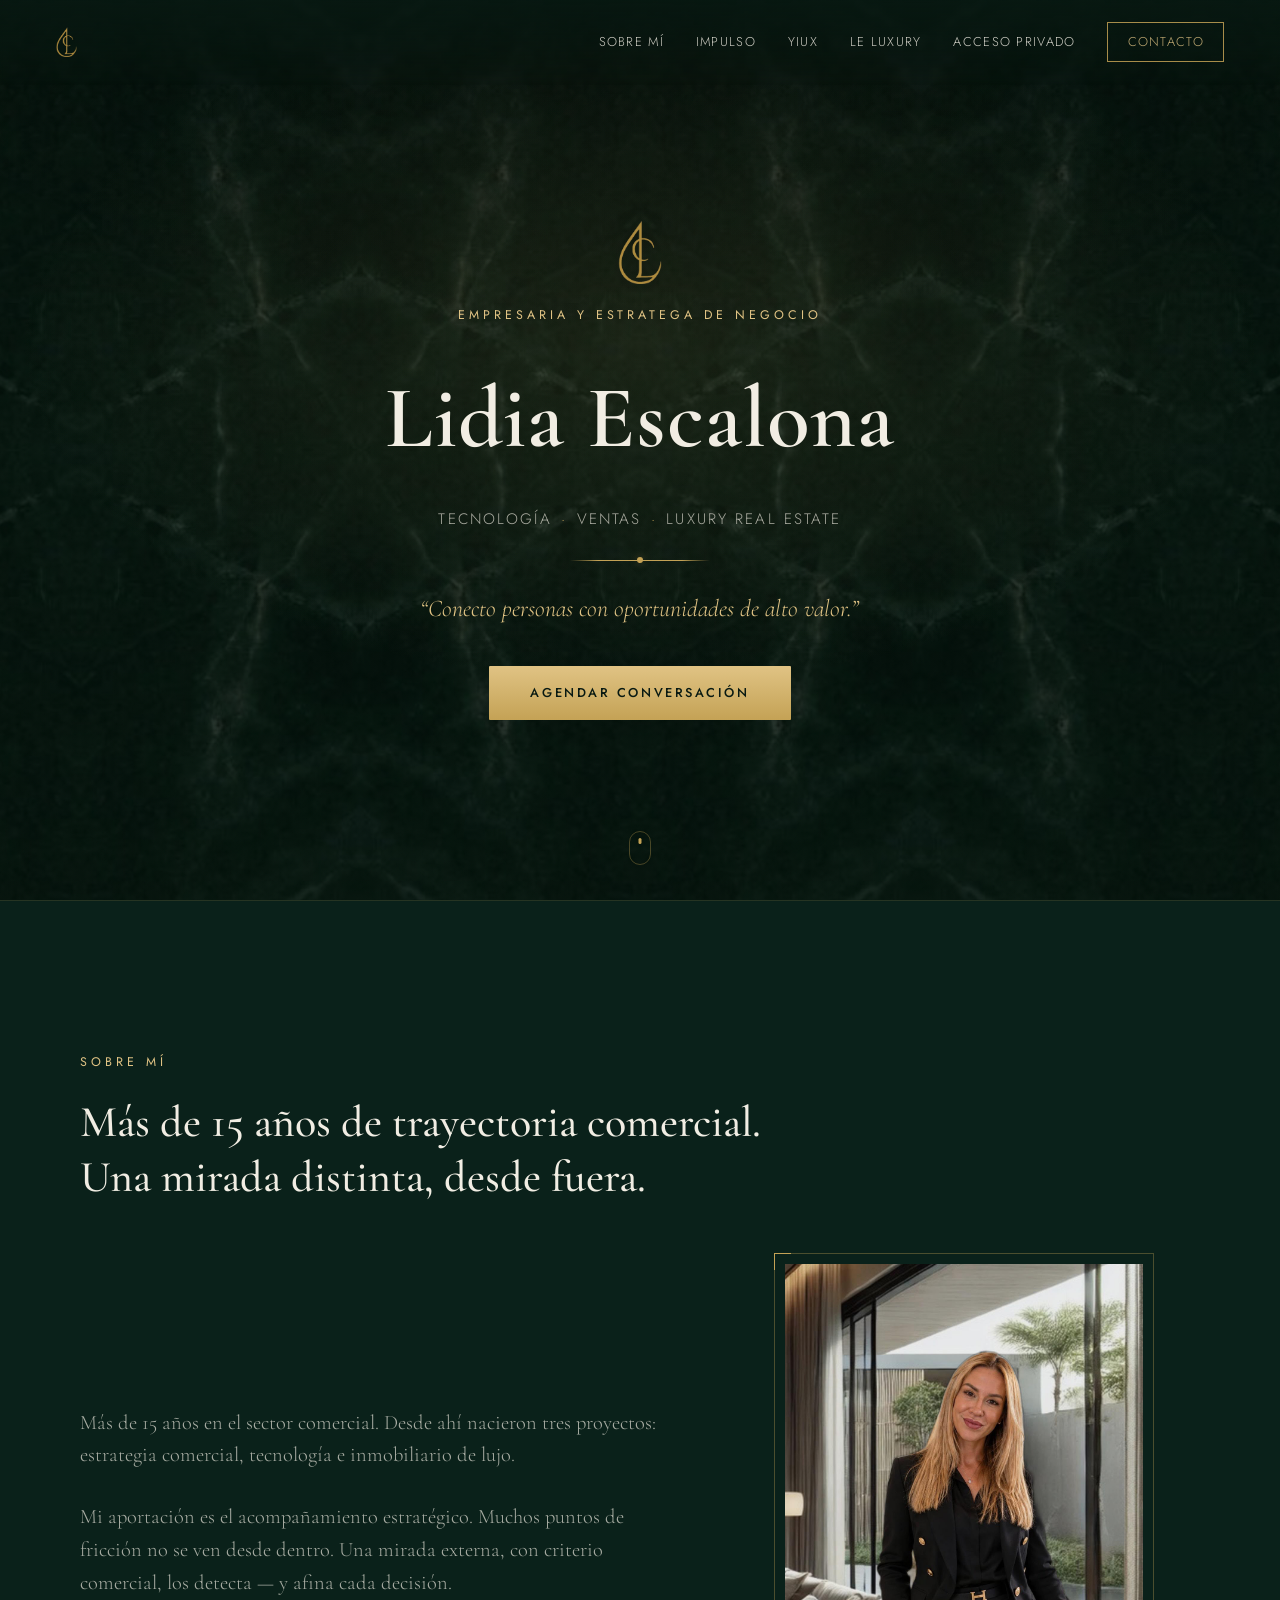
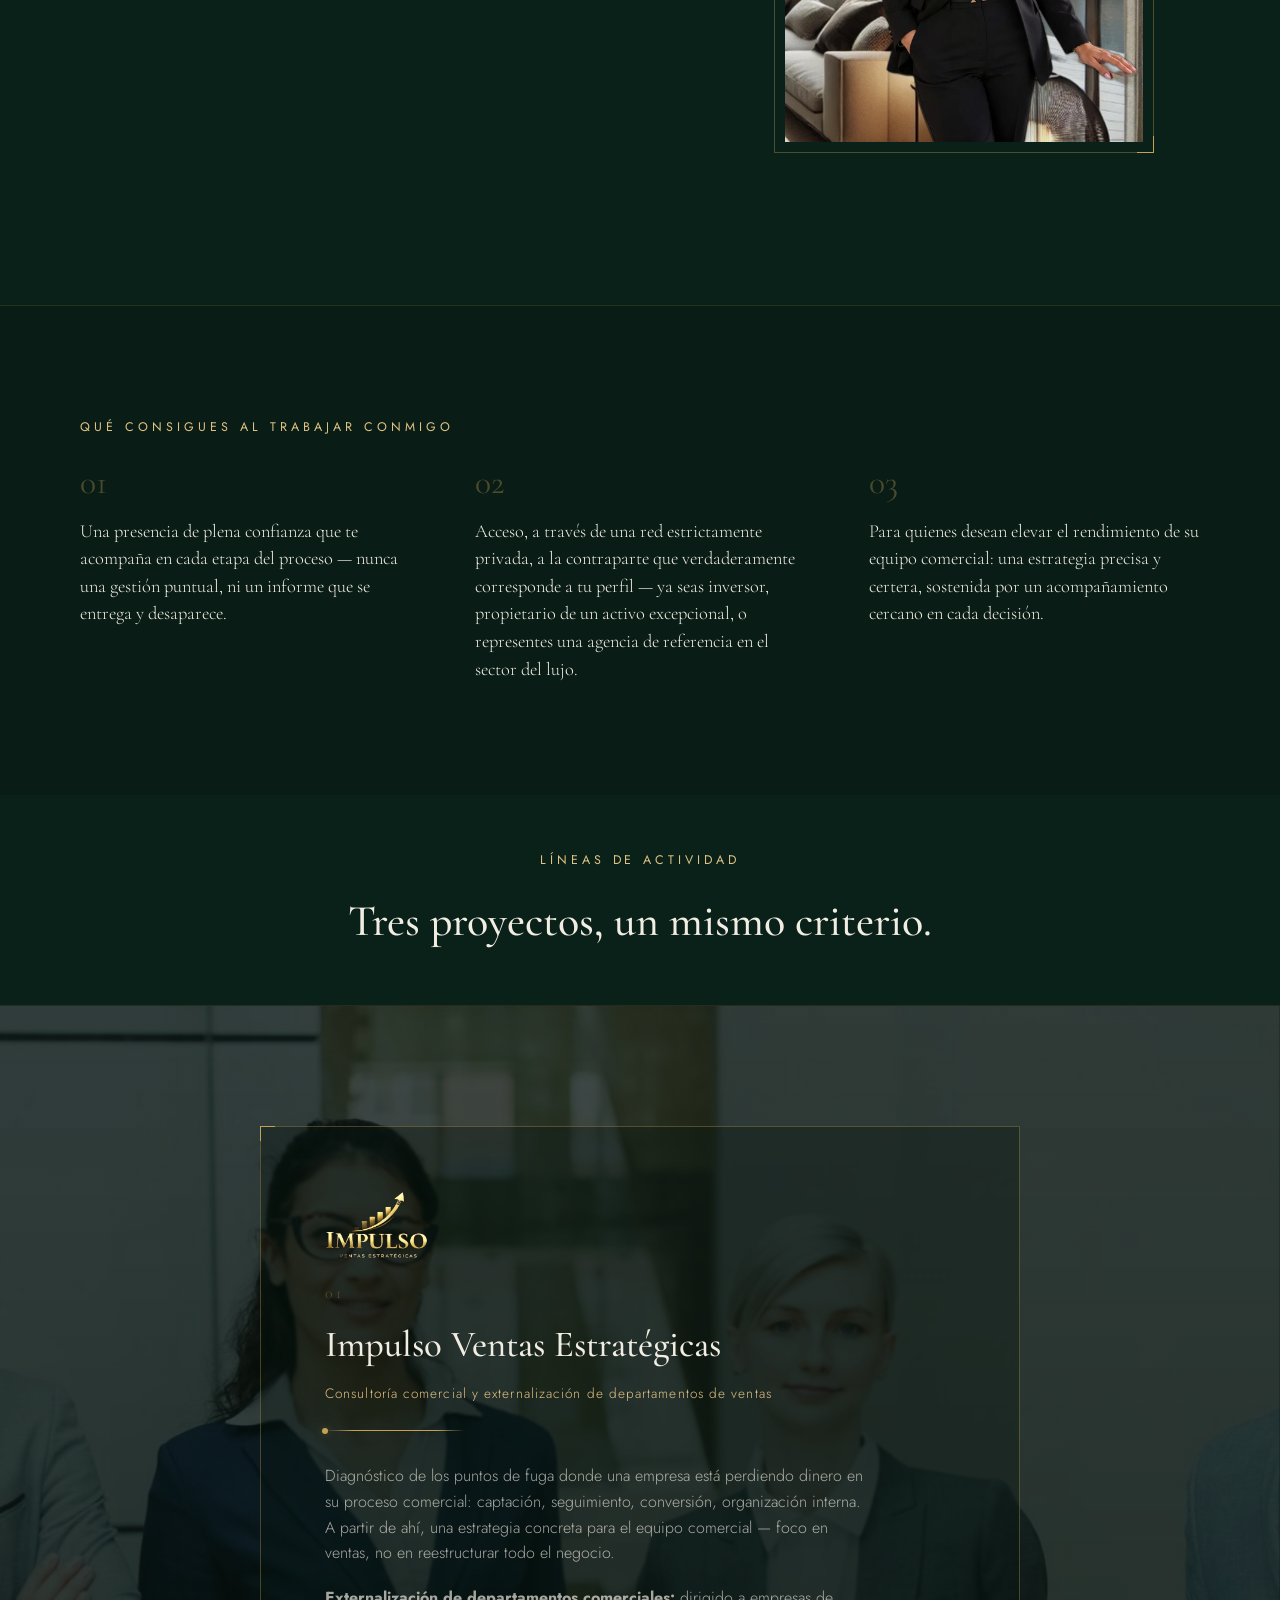
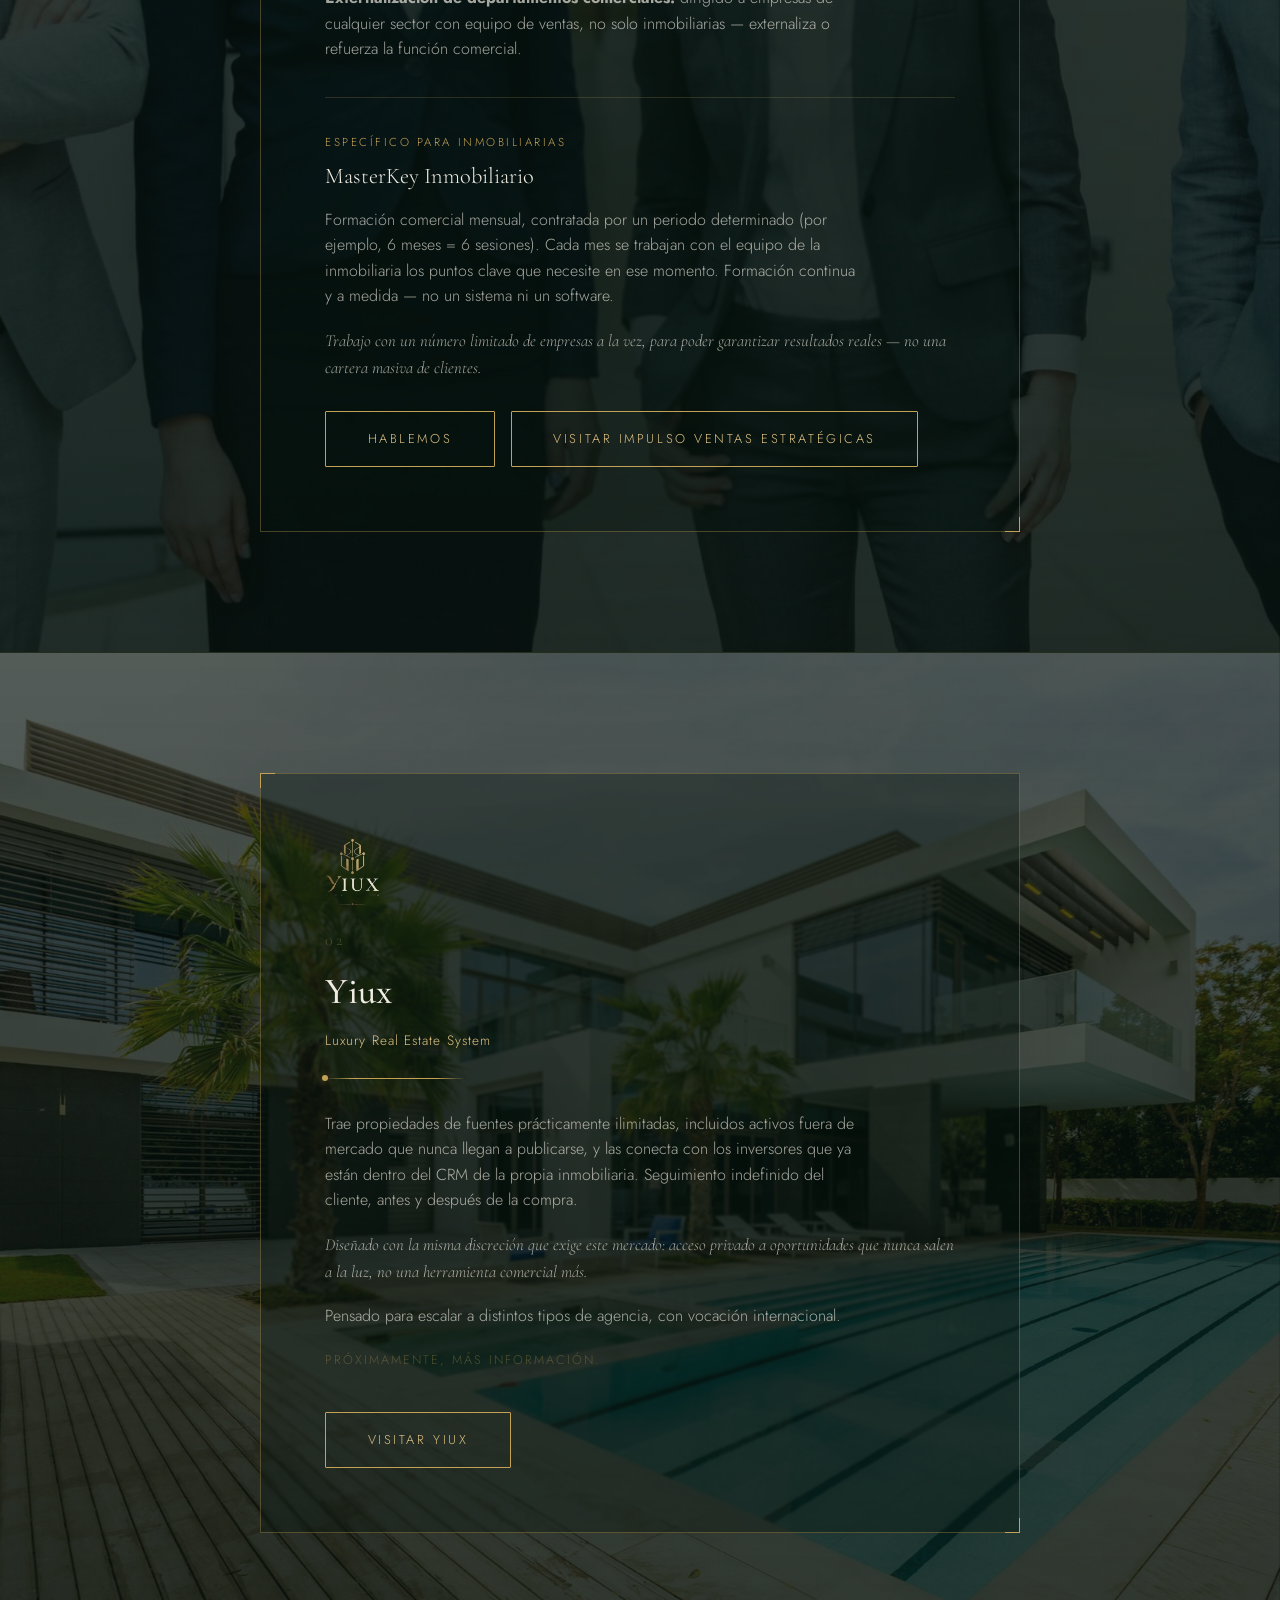
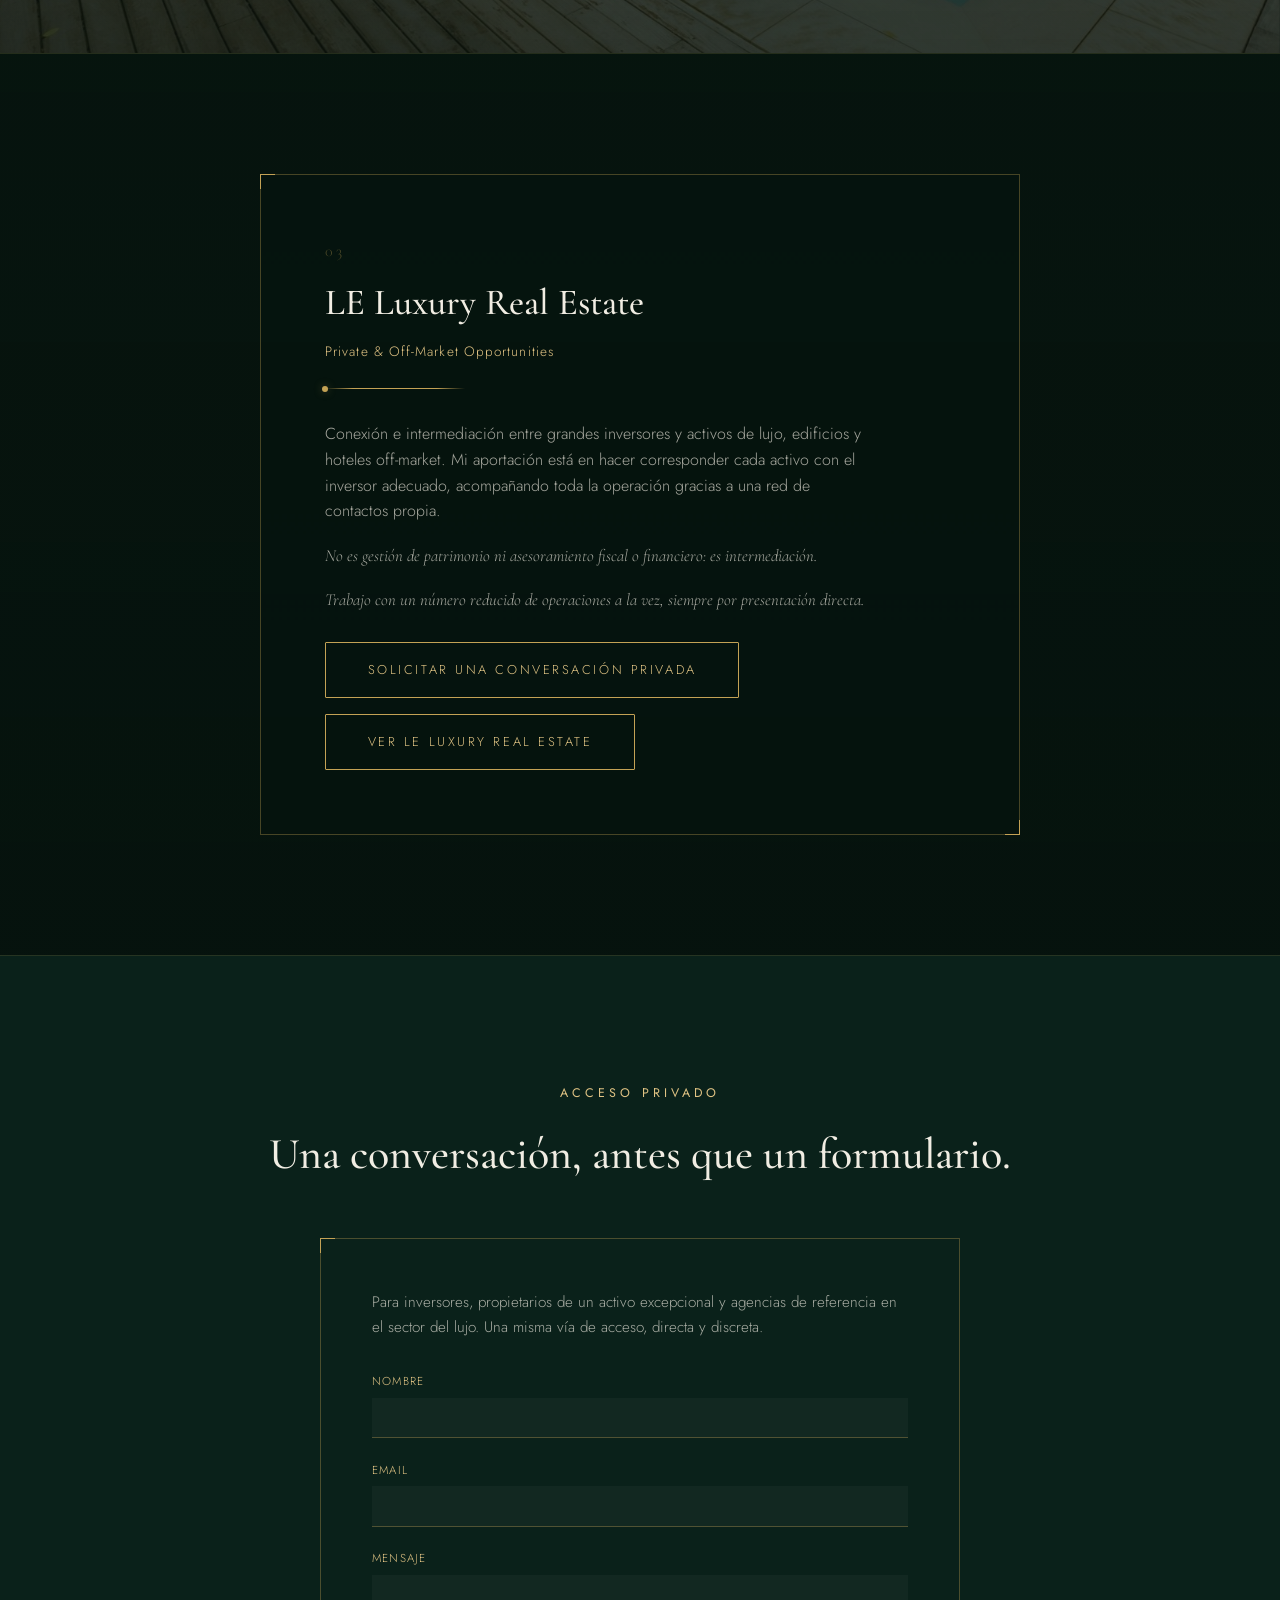
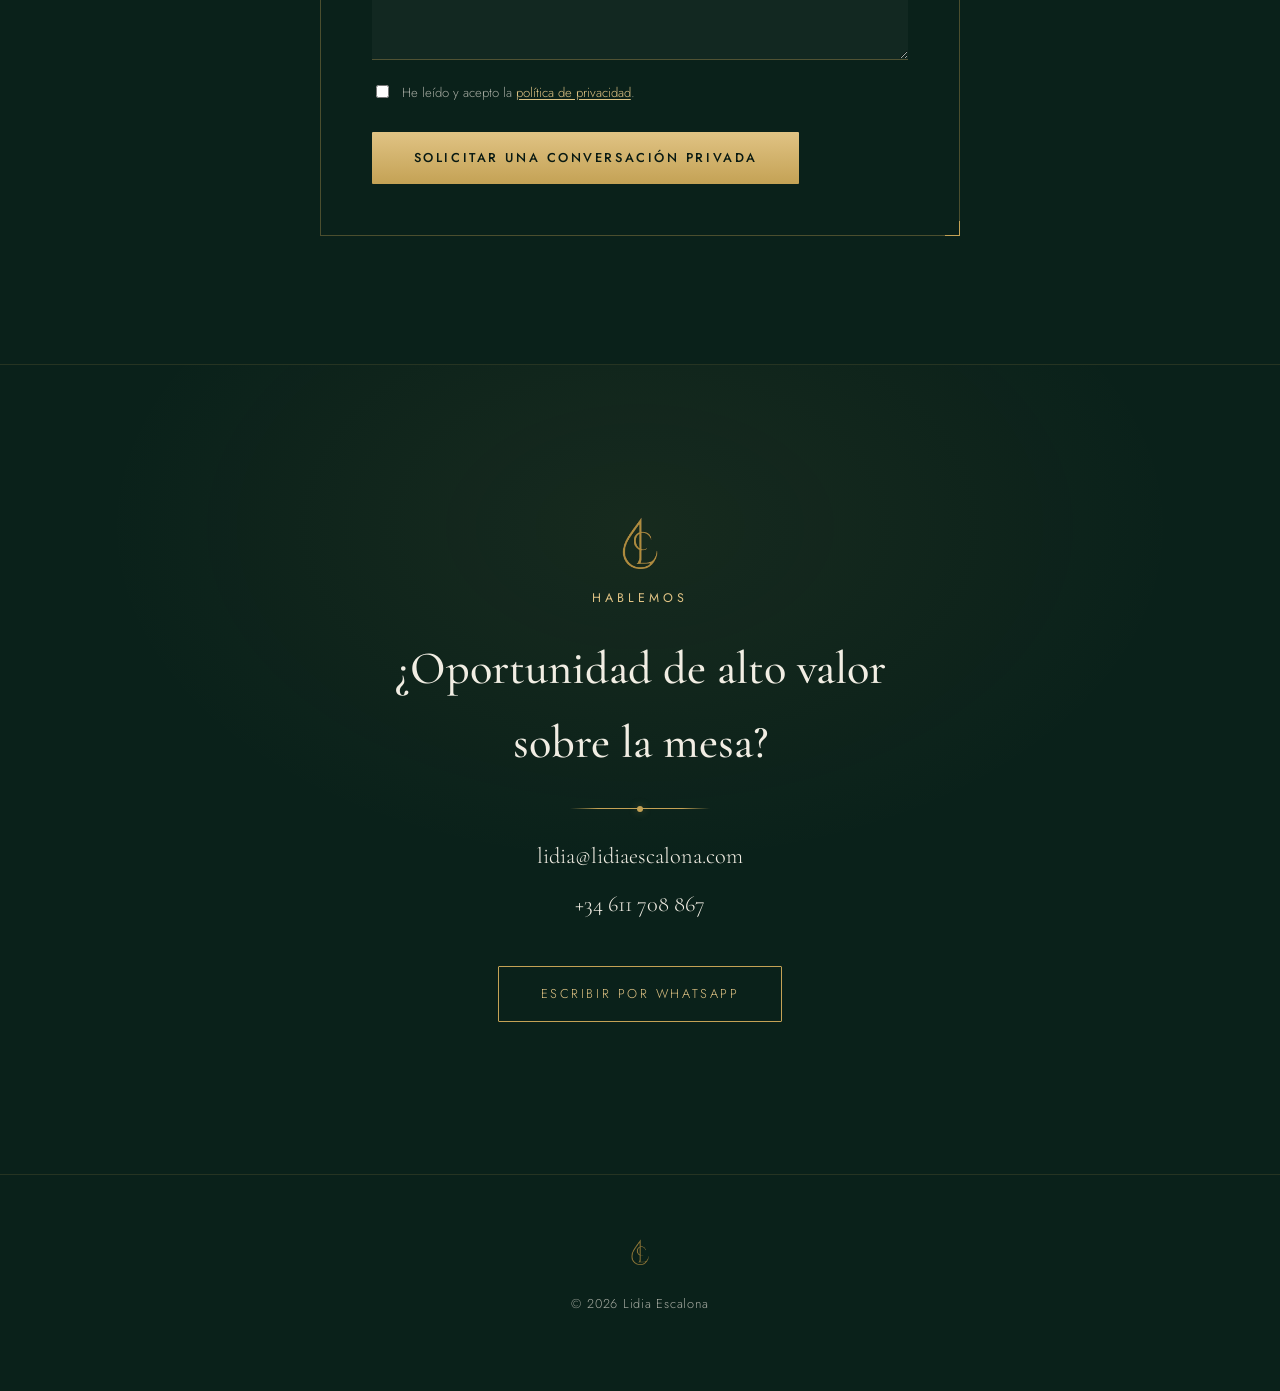
<file: index.html>
<!DOCTYPE html>
<html lang="es">
<head>
  <meta charset="UTF-8">
  <meta name="viewport" content="width=device-width, initial-scale=1.0">
  <title>Lidia Escalona | Empresaria y Estratega de Negocio</title>
  <meta name="description" content="Lidia Escalona conecta personas con oportunidades de alto valor: formación comercial para inmobiliarias, tecnología con Yiux y private real estate off-market.">
  <meta name="author" content="Lidia Escalona Gamero">
  <meta name="robots" content="index, follow">
  <meta name="theme-color" content="#0A211A">
  <meta name="mobile-web-app-capable" content="yes">
  <meta name="apple-mobile-web-app-capable" content="yes">
  <meta name="apple-mobile-web-app-status-bar-style" content="black-translucent">

  <meta property="og:type" content="website">
  <meta property="og:title" content="Lidia Escalona — Empresaria y Estratega de Negocio">
  <meta property="og:description" content="Conecto personas con oportunidades de alto valor. Tecnología · Ventas · Luxury Real Estate.">
  <meta property="og:image" content="https://lidiaescalona.com/assets/og-image.jpg">
  <meta property="og:url" content="https://lidiaescalona.com/">
  <meta property="og:locale" content="es_ES">
  <meta property="og:site_name" content="Lidia Escalona">
  <meta name="twitter:card" content="summary_large_image">
  <meta name="twitter:title" content="Lidia Escalona — Empresaria y Estratega de Negocio">
  <meta name="twitter:description" content="Conecto personas con oportunidades de alto valor. Tecnología · Ventas · Luxury Real Estate.">
  <meta name="twitter:image" content="https://lidiaescalona.com/assets/og-image.jpg">

  <link rel="icon" type="image/png" href="assets/favicon.png">
  <link rel="icon" type="image/png" sizes="192x192" href="assets/favicon-192.png">
  <link rel="apple-touch-icon" href="assets/apple-touch-icon.png">

  <link rel="preconnect" href="https://fonts.googleapis.com">
  <link rel="preconnect" href="https://fonts.gstatic.com" crossorigin>
  <link href="https://fonts.googleapis.com/css2?family=Cormorant+Garamond:wght@400;500;600&family=Jost:wght@300;400;500&display=swap" rel="stylesheet">

  <link rel="stylesheet" href="styles.css">
</head>
<body>

  <div class="grain"></div>

  <header class="nav" id="nav">
    <a href="#top" class="nav__mark" aria-label="Lidia Escalona — inicio">
      <img src="assets/logo-mark.png" alt="Lidia Escalona" class="mark mark--nav">
    </a>
    <nav class="nav__links">
      <a href="#sobre-mi">Sobre mí</a>
      <a href="#impulso">Impulso</a>
      <a href="#yiux">Yiux</a>
      <a href="#le">LE Luxury</a>
      <a href="#privado">Acceso privado</a>
      <a href="#contacto" class="nav__cta">Contacto</a>
    </nav>
    <button class="nav__toggle" id="navToggle" aria-label="Abrir menú" aria-expanded="false">
      <span></span><span></span><span></span>
    </button>
  </header>

  <main>

    <!-- HERO -->
    <section class="hero" id="top">
      <div class="hero__inner">
        <img src="assets/logo-mark.png" alt="Lidia Escalona" class="mark mark--hero">
        <p class="kicker">Empresaria y Estratega de Negocio</p>
        <h1 class="hero__name">Lidia Escalona</h1>
        <p class="hero__subtitle">Tecnología <span class="dot-sep">·</span> Ventas <span class="dot-sep">·</span> Luxury Real Estate</p>
        <div class="rule"><span class="rule__dot"></span></div>
        <p class="hero__anchor">&ldquo;Conecto personas con oportunidades de alto valor.&rdquo;</p>
        <a href="#contacto" class="btn btn--gold">Agendar conversación</a>
      </div>
      <a href="#sobre-mi" class="scroll-cue" aria-label="Bajar a la siguiente sección">
        <span></span>
      </a>
    </section>

    <!-- SOBRE MI -->
    <section class="about" id="sobre-mi">
      <div class="about__inner">
        <p class="kicker kicker--left">Sobre mí</p>
        <h2 class="section-title">Más de 15 años de trayectoria comercial.<br>Una mirada distinta, desde fuera.</h2>
        <div class="about__grid">
          <div class="about__text">
            <p class="about__lead">
              Más de 15 años en el sector comercial. Desde ahí nacieron tres
              proyectos: estrategia comercial, tecnología e inmobiliario de lujo.
            </p>
            <p class="about__lead">
              Mi aportación es el acompañamiento estratégico. Muchos puntos de
              fricción no se ven desde dentro. Una mirada externa, con criterio
              comercial, los detecta — y afina cada decisión.
            </p>
          </div>
          <div class="about__photo">
            <img src="assets/lidia-about.jpg" alt="Lidia Escalona">
          </div>
        </div>
      </div>
    </section>

    <!-- PROPUESTA DE VALOR -->
    <section class="value">
      <div class="value__inner">
        <p class="kicker kicker--left">Qué consigues al trabajar conmigo</p>
        <div class="value__grid">
          <div class="value__item">
            <p class="value__index">01</p>
            <p class="value__text">Una presencia de plena confianza que te acompaña en cada etapa del proceso — nunca una gestión puntual, ni un informe que se entrega y desaparece.</p>
          </div>
          <div class="value__item">
            <p class="value__index">02</p>
            <p class="value__text">Acceso, a través de una red estrictamente privada, a la contraparte que verdaderamente corresponde a tu perfil — ya seas inversor, propietario de un activo excepcional, o representes una agencia de referencia en el sector del lujo.</p>
          </div>
          <div class="value__item">
            <p class="value__index">03</p>
            <p class="value__text">Para quienes desean elevar el rendimiento de su equipo comercial: una estrategia precisa y certera, sostenida por un acompañamiento cercano en cada decisión.</p>
          </div>
        </div>
      </div>
    </section>

    <!-- PILARES -->
    <section class="pillars">
      <div class="pillars__intro">
        <p class="kicker kicker--left">Líneas de actividad</p>
        <h2 class="section-title">Tres proyectos, un mismo criterio.</h2>
      </div>

      <!-- PILAR 1 -->
      <article class="pillar pillar--media" id="impulso">
        <div class="pillar__bg" aria-hidden="true">
          <img src="assets/office-impulso.jpg" alt="" class="pillar__bg-img">
          <div class="pillar__bg-overlay"></div>
        </div>
        <div class="pillar__frame">
          <img src="assets/logo-impulso.png" alt="Impulso Ventas Estratégicas" class="pillar__logo">
          <p class="pillar__index">01</p>
          <h3 class="pillar__title">Impulso Ventas Estratégicas</h3>
          <p class="pillar__tag">Consultoría comercial y externalización de departamentos de ventas</p>
          <div class="rule rule--left"><span class="rule__dot"></span></div>
          <p class="pillar__text">
            Diagnóstico de los puntos de fuga donde una empresa está perdiendo dinero
            en su proceso comercial: captación, seguimiento, conversión, organización
            interna. A partir de ahí, una estrategia concreta para el equipo comercial
            — foco en ventas, no en reestructurar todo el negocio.
          </p>
          <p class="pillar__text">
            <strong>Externalización de departamentos comerciales:</strong> dirigido a
            empresas de cualquier sector con equipo de ventas, no solo inmobiliarias
            — externaliza o refuerza la función comercial.
          </p>
          <div class="pillar__service">
            <p class="pillar__service-label">Específico para inmobiliarias</p>
            <p class="pillar__service-name">MasterKey Inmobiliario</p>
            <p class="pillar__text">
              Formación comercial mensual, contratada por un periodo determinado
              (por ejemplo, 6 meses = 6 sesiones). Cada mes se trabajan con el equipo
              de la inmobiliaria los puntos clave que necesite en ese momento.
              Formación continua y a medida — no un sistema ni un software.
            </p>
          </div>

          <p class="pillar__note">
            Trabajo con un número limitado de empresas a la vez, para poder
            garantizar resultados reales — no una cartera masiva de clientes.
          </p>
          <div class="pillar__cta-group">
            <a href="#contacto" class="btn btn--gold-outline">Hablemos</a>
            <a href="https://www.impulsoventasestrategicas.com" target="_blank" rel="noopener" class="btn btn--gold-outline">Visitar Impulso Ventas Estratégicas</a>
          </div>
        </div>
      </article>

      <!-- PILAR 2 -->
      <article class="pillar pillar--media" id="yiux">
        <div class="pillar__bg" aria-hidden="true">
          <img src="assets/villa-yiux.jpg" alt="" class="pillar__bg-img pillar__bg-img--zoomout">
          <div class="pillar__bg-overlay"></div>
        </div>
        <div class="pillar__frame">
          <img src="assets/logo-yiux.png" alt="Yiux" class="pillar__logo">
          <p class="pillar__index">02</p>
          <h3 class="pillar__title">Yiux</h3>
          <p class="pillar__tag">Luxury Real Estate System</p>
          <div class="rule rule--left"><span class="rule__dot"></span></div>
          <p class="pillar__text">
            Trae propiedades de fuentes prácticamente ilimitadas, incluidos activos
            fuera de mercado que nunca llegan a publicarse, y las conecta con los
            inversores que ya están dentro del CRM de la propia inmobiliaria.
            Seguimiento indefinido del cliente, antes y después de la compra.
          </p>
          <p class="pillar__note">
            Diseñado con la misma discreción que exige este mercado: acceso privado
            a oportunidades que nunca salen a la luz, no una herramienta comercial
            más.
          </p>
          <p class="pillar__text">
            Pensado para escalar a distintos tipos de agencia, con vocación
            internacional.
          </p>
          <p class="pillar__soon">Próximamente, más información.</p>
          <a href="https://www.yiux.es" target="_blank" rel="noopener" class="btn btn--gold-outline pillar__cta">Visitar Yiux</a>
        </div>
      </article>

      <!-- PILAR 3 -->
      <article class="pillar pillar--media" id="le">
        <div class="pillar__bg pillar__bg--slideshow" aria-hidden="true">
          <img src="assets/villa-le.jpg" alt="" class="pillar__bg-img">
          <img src="assets/event-le.jpg" alt="" class="pillar__bg-img">
          <div class="pillar__bg-overlay"></div>
        </div>
        <div class="pillar__frame">
          <p class="pillar__index">03</p>
          <h3 class="pillar__title">LE Luxury Real Estate</h3>
          <p class="pillar__tag">Private &amp; Off-Market Opportunities</p>
          <div class="rule rule--left"><span class="rule__dot"></span></div>
          <p class="pillar__text">
            Conexión e intermediación entre grandes inversores y activos de lujo,
            edificios y hoteles off-market. Mi aportación está en hacer
            corresponder cada activo con el inversor adecuado, acompañando
            toda la operación gracias a una red de contactos propia.
          </p>
          <p class="pillar__note">
            No es gestión de patrimonio ni asesoramiento fiscal o financiero:
            es intermediación.
          </p>
          <p class="pillar__note">
            Trabajo con un número reducido de operaciones a la vez, siempre
            por presentación directa.
          </p>
          <div class="pillar__cta-group">
            <a href="#privado" class="btn btn--gold-outline">Solicitar una conversación privada</a>
            <a href="https://leluxury.lidiaescalona.com" target="_blank" rel="noopener" class="btn btn--gold-outline">Ver LE Luxury Real Estate</a>
          </div>
        </div>
      </article>
    </section>

    <!-- ACCESO PRIVADO -->
    <section class="leads" id="privado">
      <div class="leads__intro">
        <p class="kicker kicker--left">Acceso privado</p>
        <h2 class="section-title">Una conversación, antes que un formulario.</h2>
      </div>

      <div class="leads__single">
        <article class="leadcard">
          <div class="leadcard__frame">
            <p class="leadcard__text">
              Para inversores, propietarios de un activo excepcional y
              agencias de referencia en el sector del lujo. Una misma vía de
              acceso, directa y discreta.
            </p>

            <form class="leadform" id="formPrivado" action="https://formspree.io/f/REEMPLAZAR_PRIVADO" method="POST">
              <div class="leadform__fields">
                <label class="leadform__field">
                  <span>Nombre</span>
                  <input type="text" name="nombre" required>
                </label>
                <label class="leadform__field">
                  <span>Email</span>
                  <input type="email" name="email" required>
                </label>
                <label class="leadform__field">
                  <span>Mensaje</span>
                  <textarea name="mensaje" rows="3"></textarea>
                </label>

                <label class="leadform__checkbox">
                  <input type="checkbox" name="privacidad" required>
                  <span>He leído y acepto la <a href="privacidad.html" target="_blank" rel="noopener">política de privacidad</a>.</span>
                </label>

                <input type="hidden" name="_subject" value="lidiaescalona.com — Solicitud de conversación privada">
                <input type="text" name="_gotcha" class="leadform__hp" tabindex="-1" autocomplete="off" aria-hidden="true">

                <button type="submit" class="btn btn--gold leadform__submit">Solicitar una conversación privada</button>
              </div>

              <p class="leadform__success" role="status" hidden>Gracias, revisaré tu perfil y me pondré en contacto contigo en menos de 48h.</p>
              <p class="leadform__error" role="alert" hidden>No se pudo enviar el formulario. Escríbeme directamente a <a href="mailto:lidia@lidiaescalona.com">lidia@lidiaescalona.com</a>.</p>
            </form>
          </div>
        </article>
      </div>
    </section>

    <!-- CONTACTO -->
    <section class="contact" id="contacto">
      <div class="contact__inner">
        <img src="assets/logo-mark.png" alt="Lidia Escalona" class="mark mark--contact">
        <p class="kicker">Hablemos</p>
        <h2 class="contact__title">¿Oportunidad de alto valor<br>sobre la mesa?</h2>
        <div class="rule"><span class="rule__dot"></span></div>

        <div class="contact__links">
          <a href="mailto:lidia@lidiaescalona.com" class="contact__link">lidia@lidiaescalona.com</a>
          <a href="tel:+34611708867" class="contact__link">+34 611 708 867</a>
        </div>

        <a href="https://wa.me/34611708867" target="_blank" rel="noopener" class="btn btn--gold-outline">Escribir por WhatsApp</a>
      </div>
    </section>

  </main>

  <footer class="footer">
    <img src="assets/logo-mark.png" alt="Lidia Escalona" class="mark mark--footer">
    <p>&copy; <span id="year"></span> Lidia Escalona</p>
  </footer>

  <script src="script.js"></script>
</body>
</html>
</file>
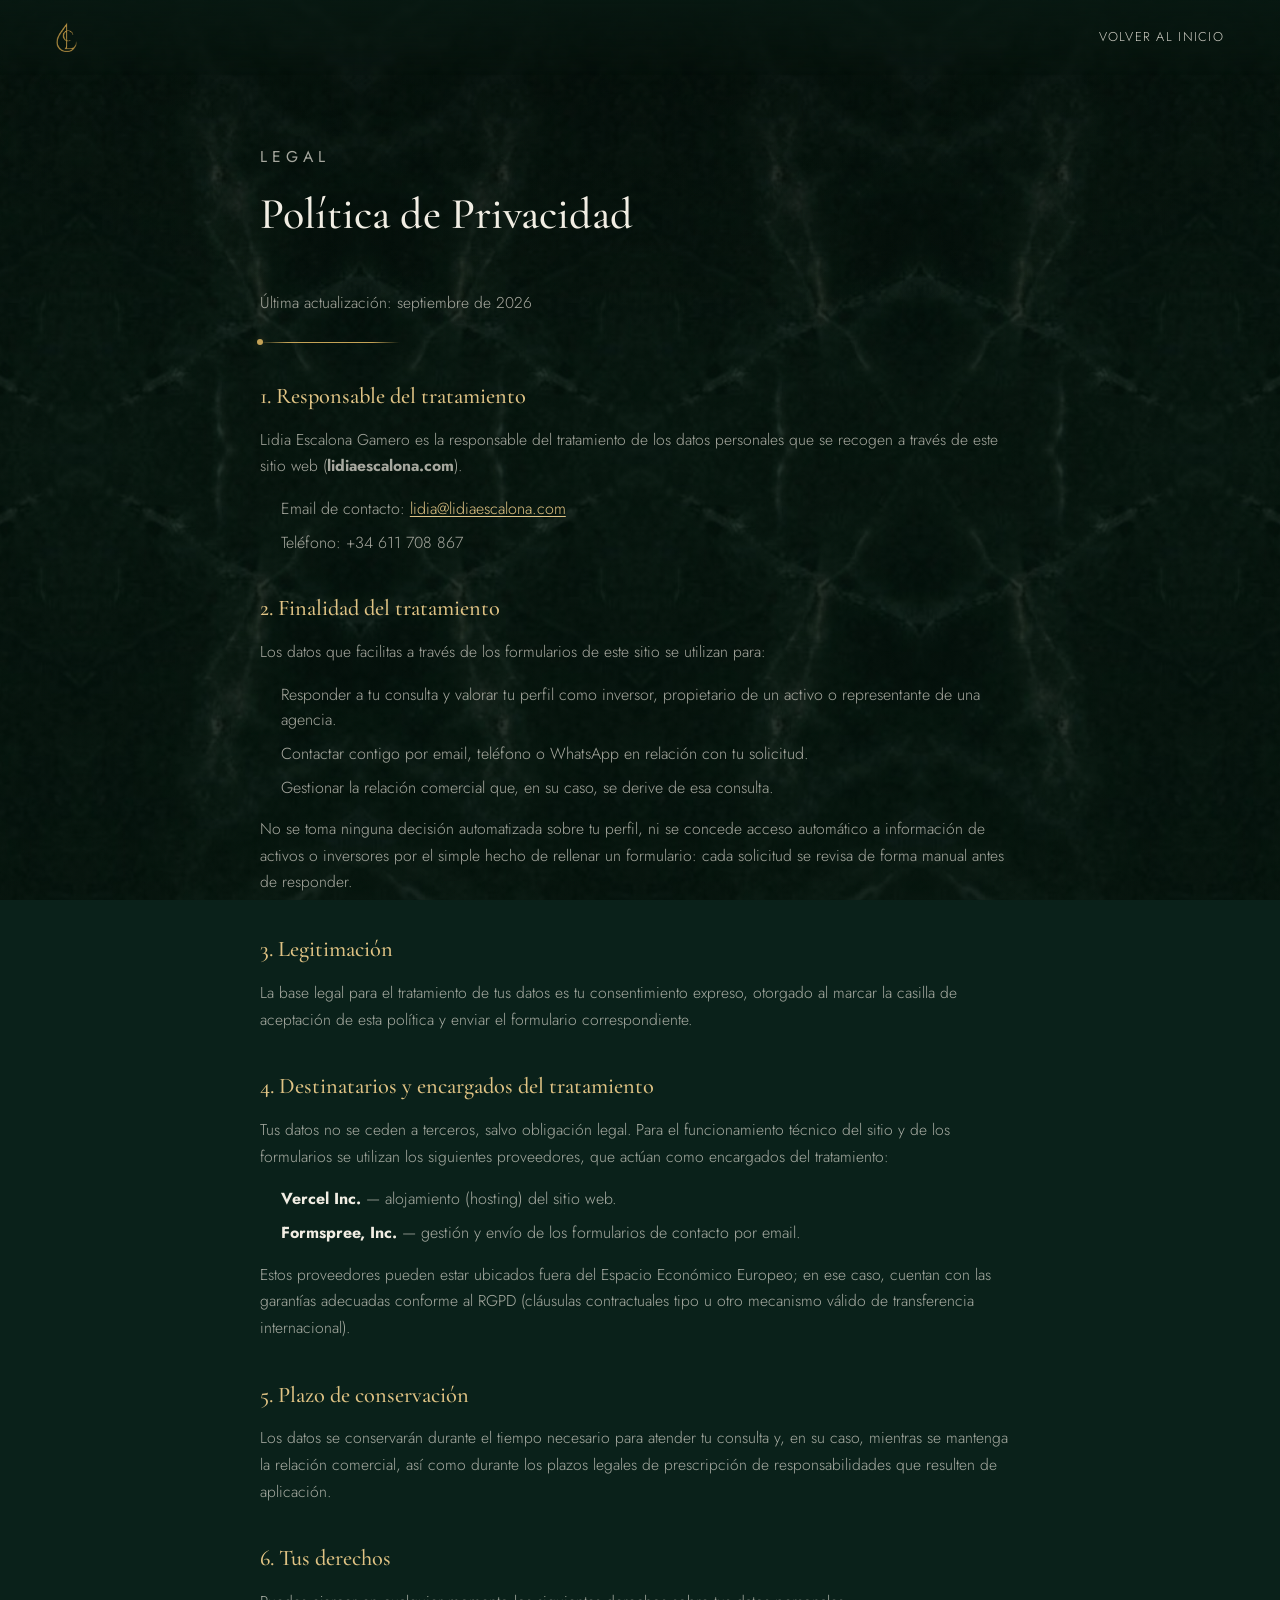
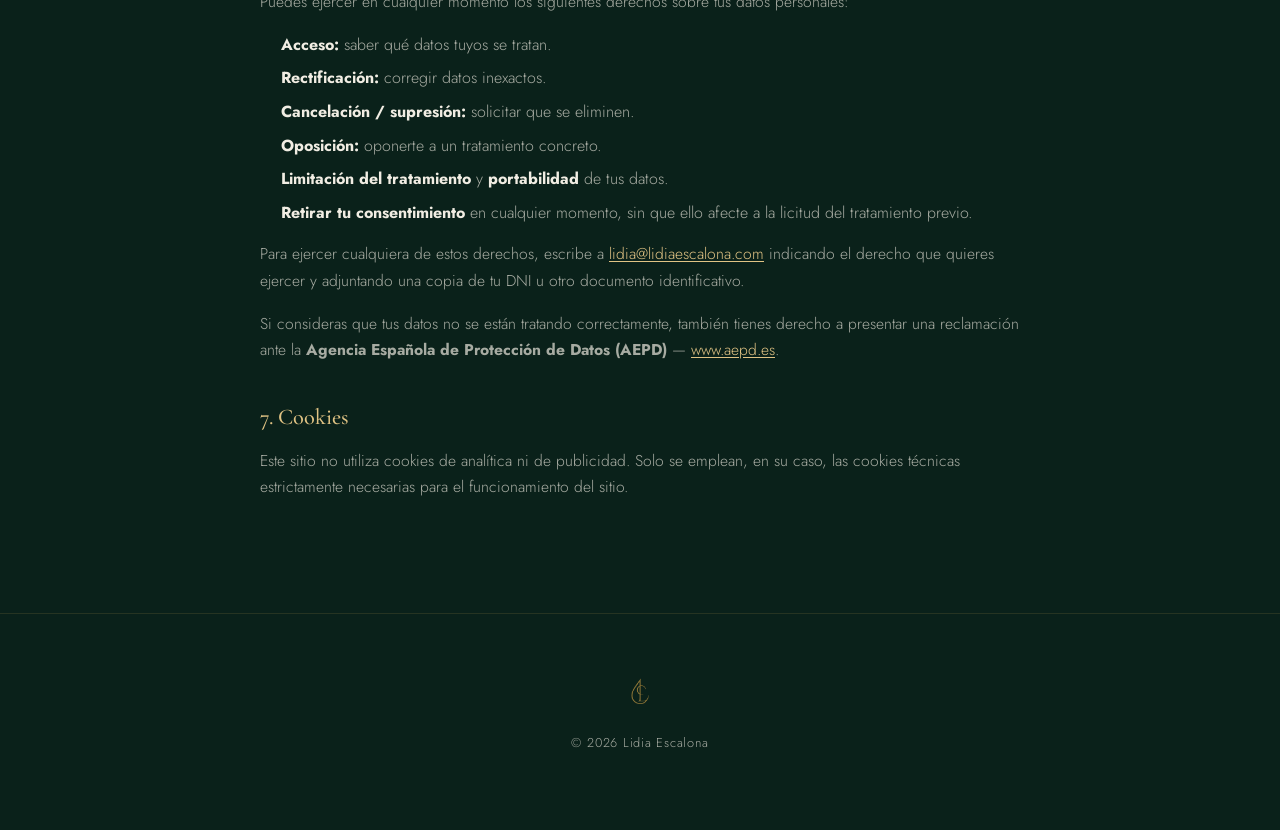
<file: privacidad.html>
<!DOCTYPE html>
<html lang="es">
<head>
  <meta charset="UTF-8">
  <meta name="viewport" content="width=device-width, initial-scale=1.0">
  <title>Política de Privacidad | Lidia Escalona</title>
  <meta name="description" content="Política de privacidad de lidiaescalona.com: responsable del tratamiento, finalidad, legitimación, destinatarios y derechos ARCO.">
  <meta name="robots" content="noindex, follow">
  <meta name="theme-color" content="#0A211A">

  <link rel="icon" type="image/png" href="assets/favicon.png">
  <link rel="icon" type="image/png" sizes="192x192" href="assets/favicon-192.png">
  <link rel="apple-touch-icon" href="assets/apple-touch-icon.png">

  <link rel="preconnect" href="https://fonts.googleapis.com">
  <link rel="preconnect" href="https://fonts.gstatic.com" crossorigin>
  <link href="https://fonts.googleapis.com/css2?family=Cormorant+Garamond:wght@400;500;600&family=Jost:wght@300;400;500&display=swap" rel="stylesheet">

  <link rel="stylesheet" href="styles.css">
</head>
<body>

  <div class="grain"></div>

  <header class="nav" id="nav">
    <a href="index.html" class="nav__mark" aria-label="Lidia Escalona — inicio">
      <img src="assets/logo-mark.png" alt="Lidia Escalona" class="mark mark--nav">
    </a>
    <nav class="nav__links">
      <a href="index.html">Volver al inicio</a>
    </nav>
  </header>

  <main>
    <section class="legal">
      <div class="legal__inner">
        <p class="kicker kicker--left">Legal</p>
        <h1 class="section-title">Política de Privacidad</h1>
        <p class="legal__updated">Última actualización: septiembre de 2026</p>

        <div class="rule rule--left"><span class="rule__dot"></span></div>

        <h2>1. Responsable del tratamiento</h2>
        <p>
          Lidia Escalona Gamero es la responsable del tratamiento de los datos personales
          que se recogen a través de este sitio web (<strong>lidiaescalona.com</strong>).
        </p>
        <ul class="legal__list">
          <li>Email de contacto: <a href="mailto:lidia@lidiaescalona.com">lidia@lidiaescalona.com</a></li>
          <li>Teléfono: +34 611 708 867</li>
        </ul>

        <h2>2. Finalidad del tratamiento</h2>
        <p>Los datos que facilitas a través de los formularios de este sitio se utilizan para:</p>
        <ul class="legal__list">
          <li>Responder a tu consulta y valorar tu perfil como inversor, propietario de un activo o representante de una agencia.</li>
          <li>Contactar contigo por email, teléfono o WhatsApp en relación con tu solicitud.</li>
          <li>Gestionar la relación comercial que, en su caso, se derive de esa consulta.</li>
        </ul>
        <p>
          No se toma ninguna decisión automatizada sobre tu perfil, ni se concede acceso
          automático a información de activos o inversores por el simple hecho de rellenar
          un formulario: cada solicitud se revisa de forma manual antes de responder.
        </p>

        <h2>3. Legitimación</h2>
        <p>
          La base legal para el tratamiento de tus datos es tu consentimiento expreso,
          otorgado al marcar la casilla de aceptación de esta política y enviar el
          formulario correspondiente.
        </p>

        <h2>4. Destinatarios y encargados del tratamiento</h2>
        <p>
          Tus datos no se ceden a terceros, salvo obligación legal. Para el funcionamiento
          técnico del sitio y de los formularios se utilizan los siguientes proveedores,
          que actúan como encargados del tratamiento:
        </p>
        <ul class="legal__list">
          <li><strong>Vercel Inc.</strong> — alojamiento (hosting) del sitio web.</li>
          <li><strong>Formspree, Inc.</strong> — gestión y envío de los formularios de contacto por email.</li>
        </ul>
        <p>
          Estos proveedores pueden estar ubicados fuera del Espacio Económico Europeo;
          en ese caso, cuentan con las garantías adecuadas conforme al RGPD (cláusulas
          contractuales tipo u otro mecanismo válido de transferencia internacional).
        </p>

        <h2>5. Plazo de conservación</h2>
        <p>
          Los datos se conservarán durante el tiempo necesario para atender tu consulta
          y, en su caso, mientras se mantenga la relación comercial, así como durante los
          plazos legales de prescripción de responsabilidades que resulten de aplicación.
        </p>

        <h2>6. Tus derechos</h2>
        <p>Puedes ejercer en cualquier momento los siguientes derechos sobre tus datos personales:</p>
        <ul class="legal__list">
          <li><strong>Acceso:</strong> saber qué datos tuyos se tratan.</li>
          <li><strong>Rectificación:</strong> corregir datos inexactos.</li>
          <li><strong>Cancelación / supresión:</strong> solicitar que se eliminen.</li>
          <li><strong>Oposición:</strong> oponerte a un tratamiento concreto.</li>
          <li><strong>Limitación del tratamiento</strong> y <strong>portabilidad</strong> de tus datos.</li>
          <li><strong>Retirar tu consentimiento</strong> en cualquier momento, sin que ello afecte a la licitud del tratamiento previo.</li>
        </ul>
        <p>
          Para ejercer cualquiera de estos derechos, escribe a
          <a href="mailto:lidia@lidiaescalona.com">lidia@lidiaescalona.com</a> indicando el
          derecho que quieres ejercer y adjuntando una copia de tu DNI u otro documento
          identificativo.
        </p>
        <p>
          Si consideras que tus datos no se están tratando correctamente, también tienes
          derecho a presentar una reclamación ante la
          <strong>Agencia Española de Protección de Datos (AEPD)</strong> —
          <a href="https://www.aepd.es" target="_blank" rel="noopener">www.aepd.es</a>.
        </p>

        <h2>7. Cookies</h2>
        <p>
          Este sitio no utiliza cookies de analítica ni de publicidad. Solo se emplean, en
          su caso, las cookies técnicas estrictamente necesarias para el funcionamiento
          del sitio.
        </p>
      </div>
    </section>
  </main>

  <footer class="footer">
    <img src="assets/logo-mark.png" alt="Lidia Escalona" class="mark mark--footer">
    <p>&copy; <span id="year"></span> Lidia Escalona</p>
  </footer>

  <script>
    document.getElementById("year").textContent = new Date().getFullYear();
  </script>
</body>
</html>
</file>
<file: styles.css>
/* ===== Tokens ===== */
:root {
  --green-950: #081912;
  --green-900: #0a211a;
  --green-800: #0e2c22;
  --green-700: #123829;
  --gold: #c4a255;
  --gold-light: #e0c384;
  --gold-dim: rgba(196, 162, 85, 0.35);
  --offwhite: #f1ede3;
  --offwhite-dim: rgba(241, 237, 227, 0.68);

  --serif: "Cormorant Garamond", Georgia, "Times New Roman", serif;
  --sans: "Jost", "Helvetica Neue", Arial, sans-serif;

  --container: 1120px;
}

* { box-sizing: border-box; }

html {
  scroll-behavior: smooth;
}

body {
  margin: 0;
  background: var(--green-900);
  color: var(--offwhite);
  font-family: var(--sans);
  font-weight: 300;
  line-height: 1.6;
  -webkit-font-smoothing: antialiased;
}

img { max-width: 100%; display: block; }
a { color: inherit; text-decoration: none; }
ul { margin: 0; padding: 0; list-style: none; }

/* ===== Marble / texture background ===== */
body {
  background-image:
    radial-gradient(ellipse 130% 90% at 50% -10%, rgba(0,0,0,0.35), transparent 55%),
    linear-gradient(180deg, rgba(4,12,9,0.55), rgba(4,12,9,0.55)),
    url("assets/marble-bg.jpg");
  background-repeat: no-repeat, no-repeat, repeat;
  background-size: 100% 100%, 100% 100%, 560px 1680px;
  background-position: center, center, center;
  background-attachment: fixed, fixed, fixed;
}

.grain {
  position: fixed;
  inset: 0;
  pointer-events: none;
  z-index: 1;
  opacity: 0.05;
  mix-blend-mode: overlay;
  background-image: url("data:image/svg+xml;utf8,<svg xmlns='http://www.w3.org/2000/svg' width='140' height='140'><filter id='n'><feTurbulence type='fractalNoise' baseFrequency='0.9' numOctaves='2' stitchTiles='stitch'/></filter><rect width='100%25' height='100%25' filter='url(%23n)'/></svg>");
}

/* ===== Typography helpers ===== */
.kicker {
  font-family: var(--sans);
  font-weight: 400;
  font-size: 0.78rem;
  letter-spacing: 0.32em;
  text-transform: uppercase;
  color: var(--gold-light);
  margin: 0 0 1.4rem;
}
.kicker--left { text-align: left; }

.section-title {
  font-family: var(--serif);
  font-weight: 500;
  font-size: clamp(1.9rem, 4vw, 2.75rem);
  line-height: 1.25;
  color: var(--offwhite);
  margin: 0 0 3rem;
}

.rule {
  display: flex;
  align-items: center;
  justify-content: center;
  gap: 0;
  width: 140px;
  height: 1px;
  background: linear-gradient(90deg, transparent, var(--gold) 20%, var(--gold) 80%, transparent);
  margin: 1.8rem auto;
  position: relative;
}
.rule--left { margin: 1.6rem 0 2rem; justify-content: flex-start; }
.rule__dot {
  position: absolute;
  left: 50%;
  top: 50%;
  transform: translate(-50%, -50%);
  width: 6px;
  height: 6px;
  border-radius: 50%;
  background: var(--gold);
  box-shadow: 0 0 8px var(--gold-dim);
}
.rule--left .rule__dot { left: 0; }

.dot-sep { color: var(--gold); margin: 0 0.15em; }

/* ===== Buttons ===== */
.btn {
  display: inline-block;
  font-family: var(--sans);
  font-size: 0.8rem;
  letter-spacing: 0.2em;
  text-transform: uppercase;
  padding: 1.05rem 2.6rem;
  border-radius: 1px;
  transition: all 0.3s ease;
}
.btn--gold {
  background: linear-gradient(180deg, var(--gold-light), var(--gold));
  color: var(--green-950);
  font-weight: 500;
}
.btn--gold:hover { filter: brightness(1.08); transform: translateY(-1px); }

.btn--gold-outline {
  border: 1px solid var(--gold);
  color: var(--gold-light);
  margin-top: 2.2rem;
}
.btn--gold-outline:hover { background: rgba(196,162,85,0.08); }

/* ===== Nav ===== */
.nav {
  position: fixed;
  top: 0; left: 0; right: 0;
  z-index: 100;
  display: flex;
  align-items: center;
  justify-content: space-between;
  padding: 1.4rem clamp(1.2rem, 5vw, 3.5rem);
  background: linear-gradient(180deg, rgba(8,25,18,0.85), transparent);
  backdrop-filter: blur(2px);
}
.mark {
  width: auto;
  object-fit: contain;
}
.mark--nav { height: 30px; }
.mark--hero { height: 64px; margin: 0 auto 1.4rem; filter: drop-shadow(0 2px 10px rgba(0,0,0,0.35)); }
.mark--contact { height: 52px; margin: 0 auto 1.2rem; }
.mark--footer { height: 26px; opacity: 0.75; }
.nav__links {
  display: flex;
  align-items: center;
  gap: clamp(1rem, 2.5vw, 2.2rem);
  font-size: 0.8rem;
  letter-spacing: 0.1em;
  text-transform: uppercase;
}
.nav__links a { opacity: 0.85; transition: opacity 0.25s; }
.nav__links a:hover { opacity: 1; color: var(--gold-light); }
.nav__cta {
  border: 1px solid var(--gold);
  padding: 0.55rem 1.2rem;
  color: var(--gold-light) !important;
}

.nav__toggle {
  display: none;
  flex-direction: column;
  gap: 5px;
  background: none;
  border: none;
  cursor: pointer;
  padding: 8px;
}
.nav__toggle span {
  width: 22px; height: 1px;
  background: var(--gold-light);
}

/* ===== Hero ===== */
.hero {
  position: relative;
  min-height: 100svh;
  display: flex;
  align-items: center;
  justify-content: center;
  text-align: center;
  padding: 7rem 1.5rem 4.5rem;
  overflow: hidden;
}
.hero::before {
  content: "";
  position: absolute;
  inset: 0;
  background:
    radial-gradient(ellipse 70% 55% at 50% 38%, rgba(196,162,85,0.10), transparent 70%);
  pointer-events: none;
}
.hero__inner { position: relative; z-index: 2; max-width: 720px; }
.hero__name {
  font-family: var(--serif);
  font-weight: 600;
  font-size: clamp(3rem, 9vw, 5.5rem);
  margin: 0;
  color: var(--offwhite);
  letter-spacing: 0.01em;
}
.hero__subtitle {
  font-size: 0.95rem;
  letter-spacing: 0.14em;
  text-transform: uppercase;
  color: var(--offwhite-dim);
  margin: 1.1rem 0 0;
}
.hero__anchor {
  font-family: var(--serif);
  font-style: italic;
  font-size: clamp(1.15rem, 2.4vw, 1.5rem);
  color: var(--gold-light);
  margin: 0 0 2.4rem;
}

.scroll-cue {
  position: absolute;
  bottom: 2.2rem;
  left: 50%;
  transform: translateX(-50%);
  width: 22px; height: 34px;
  border: 1px solid var(--gold-dim);
  border-radius: 12px;
  z-index: 2;
}
.scroll-cue span {
  position: absolute;
  top: 6px; left: 50%;
  width: 3px; height: 6px;
  background: var(--gold);
  border-radius: 2px;
  transform: translateX(-50%);
  animation: scrollcue 1.8s ease infinite;
}
@keyframes scrollcue {
  0% { opacity: 1; top: 6px; }
  70% { opacity: 0; top: 16px; }
  100% { opacity: 0; top: 16px; }
}

/* ===== About ===== */
.about {
  padding: 9.5rem clamp(1.5rem, 6vw, 4rem);
  border-top: 1px solid rgba(196,162,85,0.15);
}
.about__inner { max-width: var(--container); margin: 0 auto; }
.about__grid {
  display: grid;
  grid-template-columns: 1.1fr 0.9fr;
  align-items: center;
  gap: clamp(2.5rem, 6vw, 4.5rem);
}
.about__text {
  display: flex;
  flex-direction: column;
  gap: 1.8rem;
}
.about__lead {
  font-family: var(--serif);
  font-size: clamp(1.1rem, 1.6vw, 1.35rem);
  color: var(--offwhite-dim);
  margin: 0;
}
.about__photo {
  position: relative;
  border: 1px solid var(--gold-dim);
  padding: 10px;
  justify-self: center;
  max-width: 380px;
}
.about__photo::before,
.about__photo::after {
  content: "";
  position: absolute;
  width: 16px; height: 16px;
  border: 1px solid var(--gold);
}
.about__photo::before { top: -1px; left: -1px; border-right: none; border-bottom: none; }
.about__photo::after { bottom: -1px; right: -1px; border-left: none; border-top: none; }
.about__photo img {
  display: block;
  width: 100%;
  height: auto;
}

/* ===== Value proposition ===== */
.value {
  padding: 7rem clamp(1.5rem, 6vw, 4rem);
  border-top: 1px solid rgba(196,162,85,0.15);
  background: rgba(0,0,0,0.14);
}
.value__inner { max-width: var(--container); margin: 0 auto; }
.value__grid {
  display: grid;
  grid-template-columns: repeat(3, 1fr);
  gap: clamp(2.5rem, 5vw, 4rem);
}
.value__item { padding-top: 0.4rem; }
.value__index {
  font-family: var(--serif);
  font-weight: 400;
  color: var(--gold-dim);
  font-size: 2.1rem;
  line-height: 1;
  margin: 0 0 1.1rem;
}
.value__text {
  font-family: var(--serif);
  font-size: 1.15rem;
  color: var(--offwhite);
  margin: 0;
  line-height: 1.5;
}

/* ===== Pillars ===== */
.pillars__intro {
  max-width: var(--container);
  margin: 0 auto;
  padding: 3.5rem clamp(1.5rem, 6vw, 4rem) 0.5rem;
  text-align: center;
}
.pillars__intro .kicker { text-align: center; }
.pillars__intro .section-title { text-align: center; }

.pillar {
  position: relative;
  padding: 7.5rem clamp(1.5rem, 6vw, 4rem);
  border-top: 1px solid rgba(196,162,85,0.15);
}
.pillar__frame {
  max-width: 760px;
  margin: 0 auto;
  padding: clamp(2.5rem, 5vw, 4.5rem);
  border: 1px solid var(--gold-dim);
  position: relative;
}
.pillar__frame::before,
.pillar__frame::after {
  content: "";
  position: absolute;
  width: 14px; height: 14px;
  border: 1px solid var(--gold);
}
.pillar__frame::before { top: -1px; left: -1px; border-right: none; border-bottom: none; }
.pillar__frame::after { bottom: -1px; right: -1px; border-left: none; border-top: none; }

.pillar__logo {
  height: clamp(52px, 6vw, 68px);
  width: auto;
  margin: 0 0 1.4rem;
}

/* Pillar background media: photo + subtle motion (Impulso, Yiux, LE) */
.pillar--media { background: var(--green-950); }
.pillar--media .pillar__frame { background: rgba(8,20,15,0.35); backdrop-filter: blur(1px); position: relative; z-index: 1; }
.pillar__bg {
  position: absolute;
  inset: 0;
  overflow: hidden;
  z-index: 0;
}
.pillar__bg-img {
  position: absolute;
  inset: 0;
  width: 100%;
  height: 100%;
  object-fit: cover;
  transform-origin: 55% 45%;
  animation: kenburns 12s ease-in-out infinite alternate;
  will-change: transform;
}
.pillar__bg-overlay {
  position: absolute;
  inset: 0;
  background: linear-gradient(180deg, rgba(6,18,13,0.68), rgba(6,18,13,0.82));
}
@keyframes kenburns {
  0% { transform: scale(1) translate(0, 0); }
  100% { transform: scale(1.25) translate(-2%, -2%); }
}

/* Yiux: drone pulling away — zoom out, looping without snapping back */
.pillar__bg-img--zoomout {
  animation: kenburns-out 16s ease-in-out infinite;
}
@keyframes kenburns-out {
  0% { transform: scale(1.3) translate(-2%, -1%); }
  100% { transform: scale(1) translate(0, 0); }
}

/* LE Luxury Real Estate: crossfade slideshow between two ambient photos */
.pillar__bg--slideshow .pillar__bg-img {
  opacity: 0;
  animation: slideshow 22s ease-in-out infinite;
}
.pillar__bg--slideshow .pillar__bg-img:nth-of-type(1) { animation-delay: 0s; }
.pillar__bg--slideshow .pillar__bg-img:nth-of-type(2) { animation-delay: 11s; }
@keyframes slideshow {
  0%   { opacity: 0; transform: scale(1); }
  4%   { opacity: 1; }
  45%  { opacity: 1; transform: scale(1.13); }
  50%  { opacity: 0; transform: scale(1.15); }
  100% { opacity: 0; }
}

@media (prefers-reduced-motion: reduce) {
  .pillar__bg-img { animation-duration: 48s; }
  .pillar__bg-img--zoomout { animation-duration: 48s; }
  .pillar__bg--slideshow .pillar__bg-img { animation-duration: 60s; }
}

.pillar__index {
  font-family: var(--serif);
  color: var(--gold-dim);
  font-size: 1rem;
  letter-spacing: 0.2em;
  margin: 0 0 0.6rem;
}
.pillar__title {
  font-family: var(--serif);
  font-weight: 500;
  font-size: clamp(1.7rem, 3.2vw, 2.3rem);
  margin: 0;
  color: var(--offwhite);
}
.pillar__tag {
  font-size: 0.85rem;
  letter-spacing: 0.08em;
  color: var(--gold-light);
  margin: 0.5rem 0 0;
}
.pillar__text {
  font-size: 1rem;
  color: var(--offwhite-dim);
  margin: 0 0 1.2rem;
  max-width: 60ch;
}
.pillar__service {
  margin-top: 2.2rem;
  padding-top: 2.2rem;
  border-top: 1px solid rgba(196,162,85,0.2);
}
.pillar__cta { margin-top: 1.8rem; }
.pillar__cta-group {
  margin-top: 1.8rem;
  display: flex;
  flex-wrap: wrap;
  gap: 1rem;
}
.pillar__cta-group .btn { margin-top: 0; }
.pillar__service-label {
  font-size: 0.72rem;
  letter-spacing: 0.22em;
  text-transform: uppercase;
  color: var(--gold);
  margin: 0 0 0.4rem;
}
.pillar__service-name {
  font-family: var(--serif);
  font-size: 1.4rem;
  color: var(--offwhite);
  margin: 0 0 0.8rem;
}
.pillar__note {
  font-style: italic;
  font-family: var(--serif);
  color: var(--offwhite-dim);
  font-size: 1.05rem;
}
.pillar__soon {
  margin-top: 1.4rem;
  font-size: 0.78rem;
  letter-spacing: 0.16em;
  text-transform: uppercase;
  color: var(--gold-dim);
}

/* ===== Legal (Política de Privacidad) ===== */
.legal {
  padding: 9rem clamp(1.5rem, 6vw, 4rem) 6rem;
}
.legal__inner { max-width: 760px; margin: 0 auto; }
.legal__updated {
  font-size: 0.85rem;
  color: var(--offwhite-dim);
  margin: -1.5rem 0 0;
}
.legal h2 {
  font-family: var(--serif);
  font-weight: 500;
  font-size: 1.4rem;
  color: var(--gold-light);
  margin: 2.2rem 0 0.8rem;
}
.legal p {
  font-size: 0.98rem;
  line-height: 1.7;
  color: var(--offwhite-dim);
  margin: 0 0 1rem;
}
.legal a { color: var(--gold-light); text-decoration: underline; text-underline-offset: 2px; }
.legal__list {
  margin: 0 0 1rem;
  padding-left: 1.3rem;
  color: var(--offwhite-dim);
}
.legal__list li { margin-bottom: 0.5rem; line-height: 1.6; }
.legal__list strong { color: var(--offwhite); }

/* ===== Leads (Inversores / Activos) ===== */
.leads {
  padding: 8rem clamp(1.5rem, 6vw, 4rem);
  border-top: 1px solid rgba(196,162,85,0.15);
}
.leads__intro {
  max-width: var(--container);
  margin: 0 auto;
  text-align: center;
}
.leads__intro .kicker { text-align: center; }
.leads__intro .section-title { text-align: center; }

.leads__single {
  max-width: 640px;
  margin: 3.5rem auto 0;
}

.leadcard__frame {
  padding: clamp(2.4rem, 4vw, 3.6rem);
  border: 1px solid var(--gold-dim);
  position: relative;
}
.leadcard__frame::before,
.leadcard__frame::after {
  content: "";
  position: absolute;
  width: 14px; height: 14px;
  border: 1px solid var(--gold);
}
.leadcard__frame::before { top: -1px; left: -1px; border-right: none; border-bottom: none; }
.leadcard__frame::after { bottom: -1px; right: -1px; border-left: none; border-top: none; }

.leadcard__text {
  font-size: 0.95rem;
  line-height: 1.65;
  color: var(--offwhite-dim);
  margin: 0 0 2rem;
}

.leadform { display: flex; flex-direction: column; }
.leadform__fields { display: flex; flex-direction: column; gap: 1.4rem; }
.leadform__row {
  display: grid;
  grid-template-columns: 1fr 1fr;
  gap: 1.4rem;
}
.leadform__field {
  display: flex;
  flex-direction: column;
  gap: 0.45rem;
  font-size: 0.72rem;
  letter-spacing: 0.1em;
  text-transform: uppercase;
  color: var(--gold-light);
}
.leadform__field input,
.leadform__field select,
.leadform__field textarea {
  font-family: var(--sans);
  font-size: 0.95rem;
  letter-spacing: normal;
  text-transform: none;
  color: var(--offwhite);
  background: rgba(255,255,255,0.03);
  border: none;
  border-bottom: 1px solid var(--gold-dim);
  padding: 0.55rem 0.1rem;
  outline: none;
  transition: border-color 0.25s;
}
.leadform__field select {
  appearance: none;
  cursor: pointer;
  background-image: url("data:image/svg+xml;utf8,<svg xmlns='http://www.w3.org/2000/svg' width='10' height='6'><path d='M0 0l5 6 5-6z' fill='%23c4a255'/></svg>");
  background-repeat: no-repeat;
  background-position: right 0.15rem center;
  padding-right: 1.1rem;
}
.leadform__field select option { background: var(--green-950); color: var(--offwhite); }
.leadform__field textarea { resize: vertical; min-height: 4.5em; font-family: var(--sans); }
.leadform__field input:focus,
.leadform__field select:focus,
.leadform__field textarea:focus { border-color: var(--gold); }
.leadform__field input::placeholder,
.leadform__field textarea::placeholder { color: rgba(241,237,227,0.35); }

.leadform__checkbox {
  display: flex;
  align-items: flex-start;
  gap: 0.6rem;
  font-size: 0.82rem;
  letter-spacing: normal;
  text-transform: none;
  color: var(--offwhite-dim);
  cursor: pointer;
}
.leadform__checkbox input {
  margin-top: 0.2em;
  accent-color: var(--gold);
  flex-shrink: 0;
}
.leadform__checkbox a { color: var(--gold-light); text-decoration: underline; text-underline-offset: 2px; }

.leadform__hp { position: absolute; left: -9999px; width: 1px; height: 1px; opacity: 0; }

.leadform__submit { align-self: flex-start; margin-top: 0.4rem; border: none; cursor: pointer; }
.leadform__submit:disabled { opacity: 0.6; cursor: not-allowed; }

.leadform__success,
.leadform__error {
  font-family: var(--serif);
  font-size: 1.05rem;
  margin: 0;
}
.leadform__success { color: var(--gold-light); }
.leadform__error { color: #e08a7d; margin-top: 0.8rem; }
.leadform__error a { color: var(--gold-light); text-decoration: underline; }

/* ===== Contact ===== */
.contact {
  padding: 9.5rem clamp(1.5rem, 6vw, 4rem);
  text-align: center;
  border-top: 1px solid rgba(196,162,85,0.15);
  background: radial-gradient(ellipse 60% 60% at 50% 20%, rgba(196,162,85,0.07), transparent 70%);
}
.contact__title {
  font-family: var(--serif);
  font-weight: 500;
  font-size: clamp(2rem, 4.5vw, 2.9rem);
  margin: 0;
}
.contact__links {
  display: flex;
  flex-direction: column;
  gap: 0.7rem;
  margin: 0.5rem 0 0.5rem;
}
.contact__link {
  font-family: var(--serif);
  font-size: clamp(1.1rem, 2vw, 1.4rem);
  color: var(--offwhite);
  border-bottom: 1px solid transparent;
  display: inline-block;
  margin: 0 auto;
  transition: color 0.25s, border-color 0.25s;
}
.contact__link:hover { color: var(--gold-light); border-color: var(--gold); }

/* ===== Footer ===== */
.footer {
  display: flex;
  flex-direction: column;
  align-items: center;
  gap: 1rem;
  padding: 4rem 1.5rem;
  border-top: 1px solid rgba(196,162,85,0.15);
  color: var(--offwhite-dim);
  font-size: 0.8rem;
  letter-spacing: 0.06em;
}
/* ===== Responsive ===== */
@media (max-width: 860px) {
  .about__grid { grid-template-columns: 1fr; }
  .about__photo { order: -1; max-width: 300px; }
  .value__grid { grid-template-columns: 1fr; gap: 2.6rem; }

  .about,
  .contact { padding-top: 6rem; padding-bottom: 6rem; }
  .value { padding-top: 5rem; padding-bottom: 5rem; }
  .pillar { padding-top: 5rem; padding-bottom: 5rem; }
  .leads { padding-top: 5.5rem; padding-bottom: 5.5rem; }
}

@media (max-width: 560px) {
  .leadform__row { grid-template-columns: 1fr; }
}

@media (max-width: 720px) {
  .nav__links {
    position: fixed;
    top: 0; right: 0;
    height: 100vh;
    width: min(78vw, 320px);
    background: var(--green-950);
    flex-direction: column;
    justify-content: center;
    gap: 2.2rem;
    transform: translateX(100%);
    transition: transform 0.35s ease;
    border-left: 1px solid var(--gold-dim);
  }
  .nav__links.is-open { transform: translateX(0); }
  .nav__toggle { display: flex; z-index: 110; }
  .nav__cta { border: none; padding: 0; }
}
</file>
